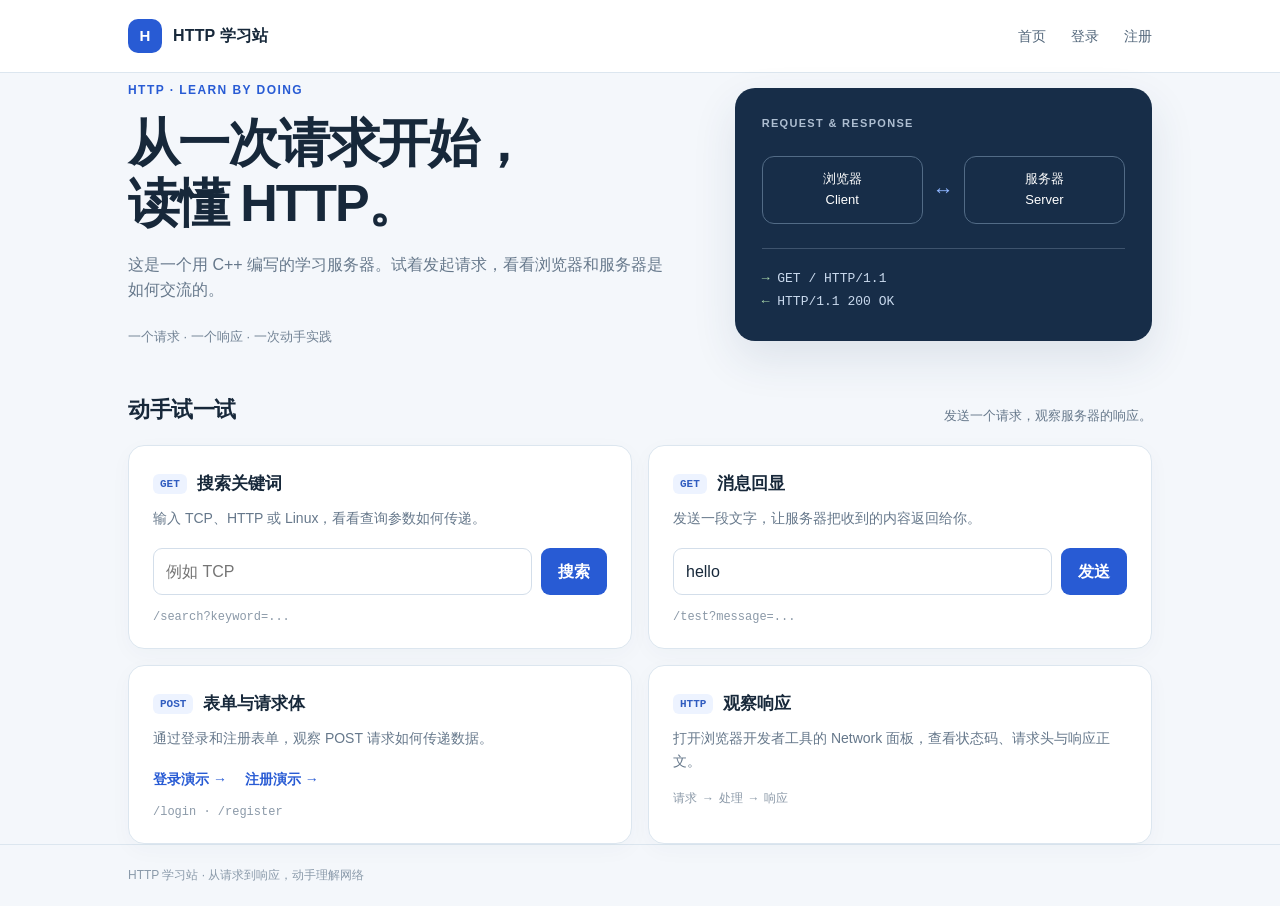
<file: 网络学习/HTTP/wwwroot/index.html>
<!DOCTYPE html>
<html lang="zh-CN">
<head>
    <meta charset="UTF-8">
    <meta name="viewport" content="width=device-width, initial-scale=1">
    <title>首页 | HTTP 学习站</title>
    <style>
:root{color-scheme:light;--ink:#17283a;--muted:#66788b;--blue:#285bd4;--border:#dce6ef;--paper:#fff;--bg:#f4f7fb}
*{box-sizing:border-box}body{margin:0;background:var(--bg);color:var(--ink);font-family:-apple-system,BlinkMacSystemFont,"Segoe UI","PingFang SC","Microsoft YaHei",sans-serif;line-height:1.6}a{color:inherit;text-decoration:none}button,input{font:inherit}
.shell{max-width:1080px;margin:auto;padding:0 28px}.top{background:#fff;border-bottom:1px solid var(--border)}.nav{height:72px;display:flex;align-items:center;justify-content:space-between;gap:20px}.brand{display:flex;align-items:center;gap:11px;font-weight:750;letter-spacing:.01em}.brand-icon{display:grid;place-items:center;width:34px;height:34px;background:#285bd4;color:white;border-radius:10px;font-size:15px}.nav-links{display:flex;gap:25px;color:#53677b;font-size:14px}.nav-links a:hover,.back:hover{color:var(--blue)}
main{padding:48px 0 72px}.eyebrow{color:var(--blue);font-size:12px;letter-spacing:.12em;font-weight:800}.hero{display:grid;grid-template-columns:1.15fr .85fr;align-items:center;gap:42px;padding:8px 0 44px}.hero h1{font-size:clamp(34px,5vw,52px);line-height:1.15;letter-spacing:-.04em;margin:14px 0 18px}.hero p{max-width:540px;color:var(--muted);margin:0;font-size:16px}.hero-note{margin-top:24px;color:#718294;font-size:13px}.diagram{background:#172d48;border-radius:20px;padding:27px;color:white;box-shadow:0 18px 45px #2643651c}.diagram-label{font-size:11px;color:#aebed1;letter-spacing:.12em;font-weight:700}.diagram-row{display:flex;align-items:center;gap:10px;margin:24px 0}.node{flex:1;text-align:center;border:1px solid #526b86;border-radius:12px;padding:12px 8px;font-size:13px}.arrow{color:#8fb5ff;font-size:21px}.diagram-code{border-top:1px solid #3e536d;padding-top:18px;color:#c9d9ed;font:13px/1.8 ui-monospace,SFMono-Regular,Consolas,monospace}.diagram-code span{color:#a8d6aa}
.section-head{display:flex;justify-content:space-between;align-items:end;gap:16px;margin:0 0 18px}.section-head h2{font-size:22px;letter-spacing:-.02em;margin:0}.section-head p{margin:0;color:var(--muted);font-size:13px}.grid{display:grid;grid-template-columns:repeat(2,minmax(0,1fr));gap:16px}.card{background:var(--paper);border:1px solid var(--border);border-radius:16px;padding:24px;box-shadow:0 6px 22px #223d5b08}.card-top{display:flex;align-items:center;gap:10px}.tag{background:#edf3ff;color:#315dc0;font:700 11px ui-monospace,monospace;border-radius:6px;padding:4px 7px}.card h3{font-size:17px;margin:0}.card p{color:var(--muted);font-size:14px;margin:10px 0 18px}.form-row{display:flex;gap:9px}input{min-width:0;width:100%;border:1px solid #d3deea;background:#fff;border-radius:9px;padding:10px 12px;color:var(--ink);outline:none}input:focus{border-color:#6390ef;box-shadow:0 0 0 3px #285bd41a}button,.button{border:0;display:inline-flex;align-items:center;justify-content:center;white-space:nowrap;background:var(--blue);color:#fff;border-radius:9px;padding:10px 17px;font-weight:650;cursor:pointer}button:hover,.button:hover{background:#204ab0}.links{display:flex;gap:18px;color:var(--blue);font-size:14px;font-weight:650}.links a:hover{text-decoration:underline}.route{color:#8b99a8;font:12px ui-monospace,monospace;margin-top:15px}
.footer{border-top:1px solid var(--border);color:#8a9aaa;font-size:12px;padding:21px 0}.center-wrap{max-width:470px;margin:24px auto 0}.back{display:inline-block;color:#718294;font-size:14px;margin-bottom:20px}.page-card{background:#fff;border:1px solid var(--border);border-radius:20px;padding:36px;box-shadow:0 12px 40px #223d5b0c}.page-card h1{font-size:29px;letter-spacing:-.03em;line-height:1.2;margin:12px 0}.page-card p{color:var(--muted);font-size:14px;margin:0 0 24px}.field{margin-bottom:16px}.field label{display:block;font-size:13px;font-weight:700;margin-bottom:7px}.full{width:100%;margin-top:6px}.page-hint{border-top:1px solid #e8eef4;margin-top:24px;padding-top:19px;color:#8190a0;font-size:13px}.page-hint a{color:var(--blue);font-weight:650}.status-num{font-size:66px;color:var(--blue);font-weight:800;line-height:1;letter-spacing:-.06em}.status-card{text-align:center;padding:48px 32px}.status-card p{margin-bottom:26px}
@media(max-width:700px){.shell{padding:0 20px}.nav{height:64px}.nav-links{gap:15px}.hero{grid-template-columns:1fr;gap:28px;padding-bottom:32px}.hero h1{font-size:36px}.grid{grid-template-columns:1fr}.section-head{display:block}.section-head p{margin-top:5px}main{padding-top:34px}.page-card{padding:28px}.diagram{padding:22px}}@media(max-width:390px){.nav-links{gap:10px;font-size:12px}.brand{font-size:14px}.form-row{flex-direction:column}.form-row button{width:100%}}
</style>
</head>
<body>
<header class="top"><div class="shell nav"><a class="brand" href="/"><span class="brand-icon">H</span><span>HTTP 学习站</span></a><nav class="nav-links" aria-label="主导航"><a href="/">首页</a><a href="/login.html">登录</a><a href="/register.html">注册</a></nav></div></header>
<main class="shell">
    <section class="hero">
        <div><div class="eyebrow">HTTP · LEARN BY DOING</div><h1>从一次请求开始，<br>读懂 HTTP。</h1><p>这是一个用 C++ 编写的学习服务器。试着发起请求，看看浏览器和服务器是如何交流的。</p><div class="hero-note">一个请求 · 一个响应 · 一次动手实践</div></div>
        <div class="diagram" aria-label="浏览器与服务器通信示意"><div class="diagram-label">REQUEST &amp; RESPONSE</div><div class="diagram-row"><div class="node">浏览器<br>Client</div><div class="arrow">↔</div><div class="node">服务器<br>Server</div></div><div class="diagram-code"><span>→</span> GET / HTTP/1.1<br><span>←</span> HTTP/1.1 200 OK</div></div>
    </section>
    <section><div class="section-head"><h2>动手试一试</h2><p>发送一个请求，观察服务器的响应。</p></div><div class="grid">
        <article class="card"><div class="card-top"><span class="tag">GET</span><h3>搜索关键词</h3></div><p>输入 TCP、HTTP 或 Linux，看看查询参数如何传递。</p><form action="/search" method="get"><div class="form-row"><input name="keyword" aria-label="搜索关键词" type="text" placeholder="例如 TCP" required><button type="submit">搜索</button></div></form><div class="route">/search?keyword=...</div></article>
        <article class="card"><div class="card-top"><span class="tag">GET</span><h3>消息回显</h3></div><p>发送一段文字，让服务器把收到的内容返回给你。</p><form action="/test" method="get"><div class="form-row"><input name="message" aria-label="测试消息" type="text" value="hello"><button type="submit">发送</button></div></form><div class="route">/test?message=...</div></article>
        <article class="card"><div class="card-top"><span class="tag">POST</span><h3>表单与请求体</h3></div><p>通过登录和注册表单，观察 POST 请求如何传递数据。</p><div class="links"><a href="/login.html">登录演示 →</a><a href="/register.html">注册演示 →</a></div><div class="route">/login · /register</div></article>
        <article class="card"><div class="card-top"><span class="tag">HTTP</span><h3>观察响应</h3></div><p>打开浏览器开发者工具的 Network 面板，查看状态码、请求头与响应正文。</p><div class="route">请求 → 处理 → 响应</div></article>
    </div></section>
</main>
<footer class="footer"><div class="shell">HTTP 学习站 · 从请求到响应，动手理解网络</div></footer>
</body>
</html>
</file>
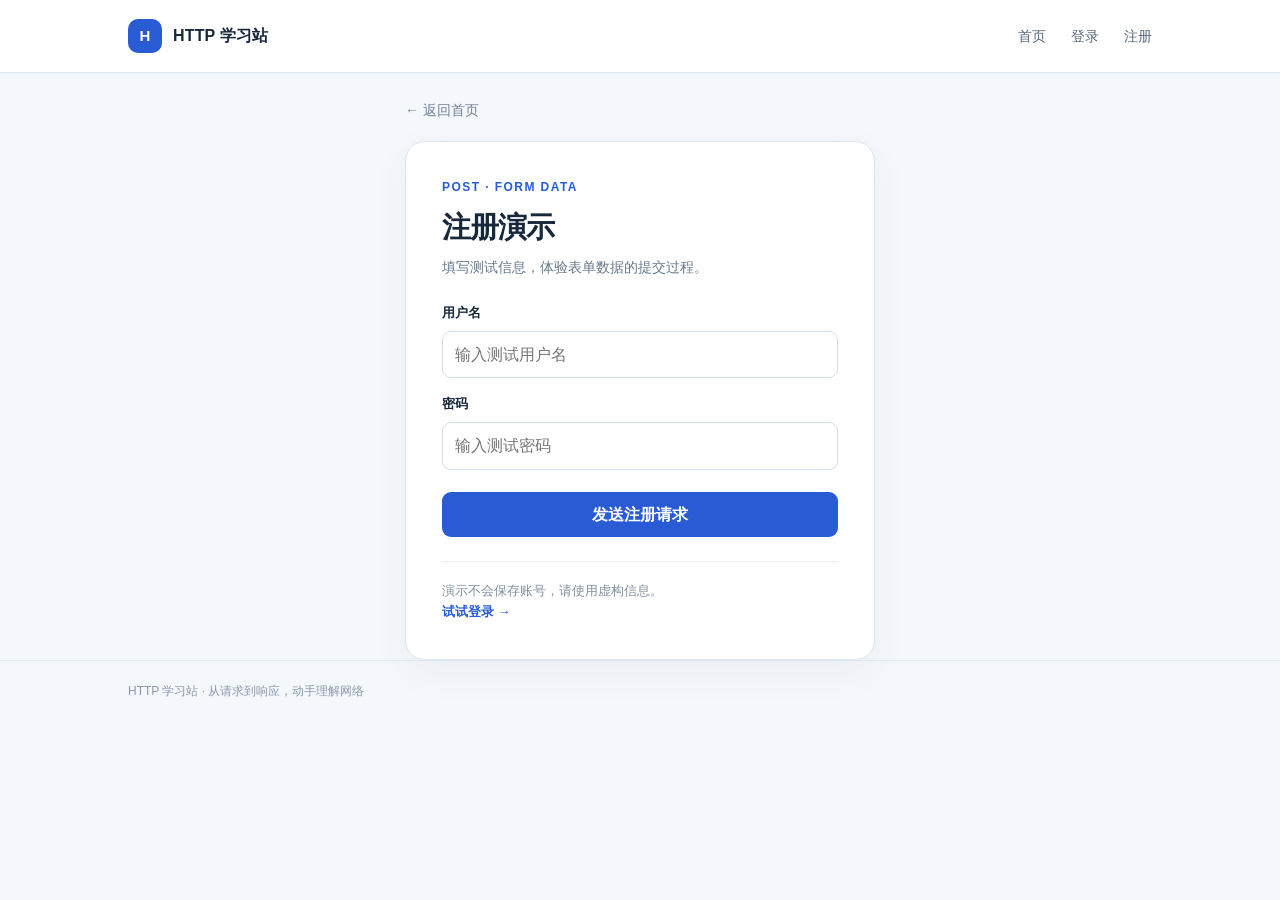
<file: 网络学习/cookie-session/wwwroot/register.html>
<!DOCTYPE html>
<html lang="zh-CN">
<head>
    <meta charset="UTF-8">
    <meta name="viewport" content="width=device-width, initial-scale=1">
    <title>注册演示 | HTTP 学习站</title>
    <style>
:root{color-scheme:light;--ink:#17283a;--muted:#66788b;--blue:#285bd4;--border:#dce6ef;--paper:#fff;--bg:#f4f7fb}
*{box-sizing:border-box}body{margin:0;background:var(--bg);color:var(--ink);font-family:-apple-system,BlinkMacSystemFont,"Segoe UI","PingFang SC","Microsoft YaHei",sans-serif;line-height:1.6}a{color:inherit;text-decoration:none}button,input{font:inherit}
.shell{max-width:1080px;margin:auto;padding:0 28px}.top{background:#fff;border-bottom:1px solid var(--border)}.nav{height:72px;display:flex;align-items:center;justify-content:space-between;gap:20px}.brand{display:flex;align-items:center;gap:11px;font-weight:750;letter-spacing:.01em}.brand-icon{display:grid;place-items:center;width:34px;height:34px;background:#285bd4;color:white;border-radius:10px;font-size:15px}.nav-links{display:flex;gap:25px;color:#53677b;font-size:14px}.nav-links a:hover,.back:hover{color:var(--blue)}
main{padding:48px 0 72px}.eyebrow{color:var(--blue);font-size:12px;letter-spacing:.12em;font-weight:800}.hero{display:grid;grid-template-columns:1.15fr .85fr;align-items:center;gap:42px;padding:8px 0 44px}.hero h1{font-size:clamp(34px,5vw,52px);line-height:1.15;letter-spacing:-.04em;margin:14px 0 18px}.hero p{max-width:540px;color:var(--muted);margin:0;font-size:16px}.hero-note{margin-top:24px;color:#718294;font-size:13px}.diagram{background:#172d48;border-radius:20px;padding:27px;color:white;box-shadow:0 18px 45px #2643651c}.diagram-label{font-size:11px;color:#aebed1;letter-spacing:.12em;font-weight:700}.diagram-row{display:flex;align-items:center;gap:10px;margin:24px 0}.node{flex:1;text-align:center;border:1px solid #526b86;border-radius:12px;padding:12px 8px;font-size:13px}.arrow{color:#8fb5ff;font-size:21px}.diagram-code{border-top:1px solid #3e536d;padding-top:18px;color:#c9d9ed;font:13px/1.8 ui-monospace,SFMono-Regular,Consolas,monospace}.diagram-code span{color:#a8d6aa}
.section-head{display:flex;justify-content:space-between;align-items:end;gap:16px;margin:0 0 18px}.section-head h2{font-size:22px;letter-spacing:-.02em;margin:0}.section-head p{margin:0;color:var(--muted);font-size:13px}.grid{display:grid;grid-template-columns:repeat(2,minmax(0,1fr));gap:16px}.card{background:var(--paper);border:1px solid var(--border);border-radius:16px;padding:24px;box-shadow:0 6px 22px #223d5b08}.card-top{display:flex;align-items:center;gap:10px}.tag{background:#edf3ff;color:#315dc0;font:700 11px ui-monospace,monospace;border-radius:6px;padding:4px 7px}.card h3{font-size:17px;margin:0}.card p{color:var(--muted);font-size:14px;margin:10px 0 18px}.form-row{display:flex;gap:9px}input{min-width:0;width:100%;border:1px solid #d3deea;background:#fff;border-radius:9px;padding:10px 12px;color:var(--ink);outline:none}input:focus{border-color:#6390ef;box-shadow:0 0 0 3px #285bd41a}button,.button{border:0;display:inline-flex;align-items:center;justify-content:center;white-space:nowrap;background:var(--blue);color:#fff;border-radius:9px;padding:10px 17px;font-weight:650;cursor:pointer}button:hover,.button:hover{background:#204ab0}.links{display:flex;gap:18px;color:var(--blue);font-size:14px;font-weight:650}.links a:hover{text-decoration:underline}.route{color:#8b99a8;font:12px ui-monospace,monospace;margin-top:15px}
.footer{border-top:1px solid var(--border);color:#8a9aaa;font-size:12px;padding:21px 0}.center-wrap{max-width:470px;margin:24px auto 0}.back{display:inline-block;color:#718294;font-size:14px;margin-bottom:20px}.page-card{background:#fff;border:1px solid var(--border);border-radius:20px;padding:36px;box-shadow:0 12px 40px #223d5b0c}.page-card h1{font-size:29px;letter-spacing:-.03em;line-height:1.2;margin:12px 0}.page-card p{color:var(--muted);font-size:14px;margin:0 0 24px}.field{margin-bottom:16px}.field label{display:block;font-size:13px;font-weight:700;margin-bottom:7px}.full{width:100%;margin-top:6px}.page-hint{border-top:1px solid #e8eef4;margin-top:24px;padding-top:19px;color:#8190a0;font-size:13px}.page-hint a{color:var(--blue);font-weight:650}.status-num{font-size:66px;color:var(--blue);font-weight:800;line-height:1;letter-spacing:-.06em}.status-card{text-align:center;padding:48px 32px}.status-card p{margin-bottom:26px}
@media(max-width:700px){.shell{padding:0 20px}.nav{height:64px}.nav-links{gap:15px}.hero{grid-template-columns:1fr;gap:28px;padding-bottom:32px}.hero h1{font-size:36px}.grid{grid-template-columns:1fr}.section-head{display:block}.section-head p{margin-top:5px}main{padding-top:34px}.page-card{padding:28px}.diagram{padding:22px}}@media(max-width:390px){.nav-links{gap:10px;font-size:12px}.brand{font-size:14px}.form-row{flex-direction:column}.form-row button{width:100%}}
</style>
</head>
<body>
<header class="top"><div class="shell nav"><a class="brand" href="/"><span class="brand-icon">H</span><span>HTTP 学习站</span></a><nav class="nav-links" aria-label="主导航"><a href="/">首页</a><a href="/login.html">登录</a><a href="/register.html">注册</a></nav></div></header>
<main class="shell"><div class="center-wrap"><a class="back" href="/">← 返回首页</a><section class="page-card"><div class="eyebrow">POST · FORM DATA</div><h1>注册演示</h1><p>填写测试信息，体验表单数据的提交过程。</p><form action="/register" method="post"><div class="field"><label for="username">用户名</label><input id="username" name="username" type="text" placeholder="输入测试用户名" required></div><div class="field"><label for="password">密码</label><input id="password" name="password" type="password" placeholder="输入测试密码" required></div><button class="full" type="submit">发送注册请求</button></form><div class="page-hint">演示不会保存账号，请使用虚构信息。<br><a href="/login.html">试试登录 →</a></div></section></div></main>
<footer class="footer"><div class="shell">HTTP 学习站 · 从请求到响应，动手理解网络</div></footer>
</body>
</html>
</file>
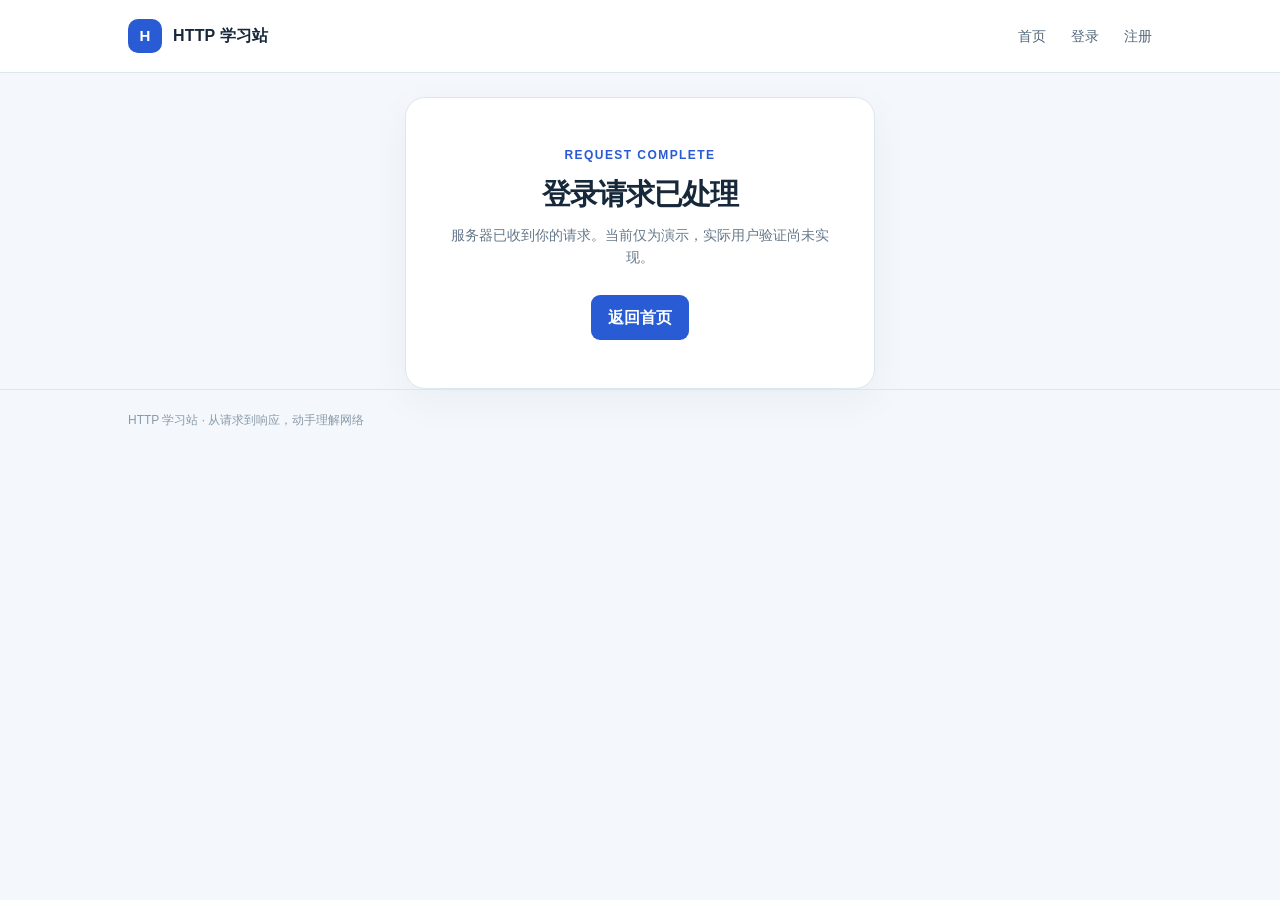
<file: 网络学习/cookie-session/wwwroot/success.html>
<!DOCTYPE html>
<html lang="zh-CN">
<head>
    <meta charset="UTF-8">
    <meta name="viewport" content="width=device-width, initial-scale=1">
    <title>登录结果 | HTTP 学习站</title>
    <style>
:root{color-scheme:light;--ink:#17283a;--muted:#66788b;--blue:#285bd4;--border:#dce6ef;--paper:#fff;--bg:#f4f7fb}
*{box-sizing:border-box}body{margin:0;background:var(--bg);color:var(--ink);font-family:-apple-system,BlinkMacSystemFont,"Segoe UI","PingFang SC","Microsoft YaHei",sans-serif;line-height:1.6}a{color:inherit;text-decoration:none}button,input{font:inherit}
.shell{max-width:1080px;margin:auto;padding:0 28px}.top{background:#fff;border-bottom:1px solid var(--border)}.nav{height:72px;display:flex;align-items:center;justify-content:space-between;gap:20px}.brand{display:flex;align-items:center;gap:11px;font-weight:750;letter-spacing:.01em}.brand-icon{display:grid;place-items:center;width:34px;height:34px;background:#285bd4;color:white;border-radius:10px;font-size:15px}.nav-links{display:flex;gap:25px;color:#53677b;font-size:14px}.nav-links a:hover,.back:hover{color:var(--blue)}
main{padding:48px 0 72px}.eyebrow{color:var(--blue);font-size:12px;letter-spacing:.12em;font-weight:800}.hero{display:grid;grid-template-columns:1.15fr .85fr;align-items:center;gap:42px;padding:8px 0 44px}.hero h1{font-size:clamp(34px,5vw,52px);line-height:1.15;letter-spacing:-.04em;margin:14px 0 18px}.hero p{max-width:540px;color:var(--muted);margin:0;font-size:16px}.hero-note{margin-top:24px;color:#718294;font-size:13px}.diagram{background:#172d48;border-radius:20px;padding:27px;color:white;box-shadow:0 18px 45px #2643651c}.diagram-label{font-size:11px;color:#aebed1;letter-spacing:.12em;font-weight:700}.diagram-row{display:flex;align-items:center;gap:10px;margin:24px 0}.node{flex:1;text-align:center;border:1px solid #526b86;border-radius:12px;padding:12px 8px;font-size:13px}.arrow{color:#8fb5ff;font-size:21px}.diagram-code{border-top:1px solid #3e536d;padding-top:18px;color:#c9d9ed;font:13px/1.8 ui-monospace,SFMono-Regular,Consolas,monospace}.diagram-code span{color:#a8d6aa}
.section-head{display:flex;justify-content:space-between;align-items:end;gap:16px;margin:0 0 18px}.section-head h2{font-size:22px;letter-spacing:-.02em;margin:0}.section-head p{margin:0;color:var(--muted);font-size:13px}.grid{display:grid;grid-template-columns:repeat(2,minmax(0,1fr));gap:16px}.card{background:var(--paper);border:1px solid var(--border);border-radius:16px;padding:24px;box-shadow:0 6px 22px #223d5b08}.card-top{display:flex;align-items:center;gap:10px}.tag{background:#edf3ff;color:#315dc0;font:700 11px ui-monospace,monospace;border-radius:6px;padding:4px 7px}.card h3{font-size:17px;margin:0}.card p{color:var(--muted);font-size:14px;margin:10px 0 18px}.form-row{display:flex;gap:9px}input{min-width:0;width:100%;border:1px solid #d3deea;background:#fff;border-radius:9px;padding:10px 12px;color:var(--ink);outline:none}input:focus{border-color:#6390ef;box-shadow:0 0 0 3px #285bd41a}button,.button{border:0;display:inline-flex;align-items:center;justify-content:center;white-space:nowrap;background:var(--blue);color:#fff;border-radius:9px;padding:10px 17px;font-weight:650;cursor:pointer}button:hover,.button:hover{background:#204ab0}.links{display:flex;gap:18px;color:var(--blue);font-size:14px;font-weight:650}.links a:hover{text-decoration:underline}.route{color:#8b99a8;font:12px ui-monospace,monospace;margin-top:15px}
.footer{border-top:1px solid var(--border);color:#8a9aaa;font-size:12px;padding:21px 0}.center-wrap{max-width:470px;margin:24px auto 0}.back{display:inline-block;color:#718294;font-size:14px;margin-bottom:20px}.page-card{background:#fff;border:1px solid var(--border);border-radius:20px;padding:36px;box-shadow:0 12px 40px #223d5b0c}.page-card h1{font-size:29px;letter-spacing:-.03em;line-height:1.2;margin:12px 0}.page-card p{color:var(--muted);font-size:14px;margin:0 0 24px}.field{margin-bottom:16px}.field label{display:block;font-size:13px;font-weight:700;margin-bottom:7px}.full{width:100%;margin-top:6px}.page-hint{border-top:1px solid #e8eef4;margin-top:24px;padding-top:19px;color:#8190a0;font-size:13px}.page-hint a{color:var(--blue);font-weight:650}.status-num{font-size:66px;color:var(--blue);font-weight:800;line-height:1;letter-spacing:-.06em}.status-card{text-align:center;padding:48px 32px}.status-card p{margin-bottom:26px}
@media(max-width:700px){.shell{padding:0 20px}.nav{height:64px}.nav-links{gap:15px}.hero{grid-template-columns:1fr;gap:28px;padding-bottom:32px}.hero h1{font-size:36px}.grid{grid-template-columns:1fr}.section-head{display:block}.section-head p{margin-top:5px}main{padding-top:34px}.page-card{padding:28px}.diagram{padding:22px}}@media(max-width:390px){.nav-links{gap:10px;font-size:12px}.brand{font-size:14px}.form-row{flex-direction:column}.form-row button{width:100%}}
</style>
</head>
<body>
<header class="top"><div class="shell nav"><a class="brand" href="/"><span class="brand-icon">H</span><span>HTTP 学习站</span></a><nav class="nav-links" aria-label="主导航"><a href="/">首页</a><a href="/login.html">登录</a><a href="/register.html">注册</a></nav></div></header>
<main class="shell"><div class="center-wrap"><section class="page-card status-card"><div class="eyebrow">REQUEST COMPLETE</div><h1>登录请求已处理</h1><p>服务器已收到你的请求。当前仅为演示，实际用户验证尚未实现。</p><a class="button" href="/">返回首页</a></section></div></main>
<footer class="footer"><div class="shell">HTTP 学习站 · 从请求到响应，动手理解网络</div></footer>
</body>
</html>
</file>
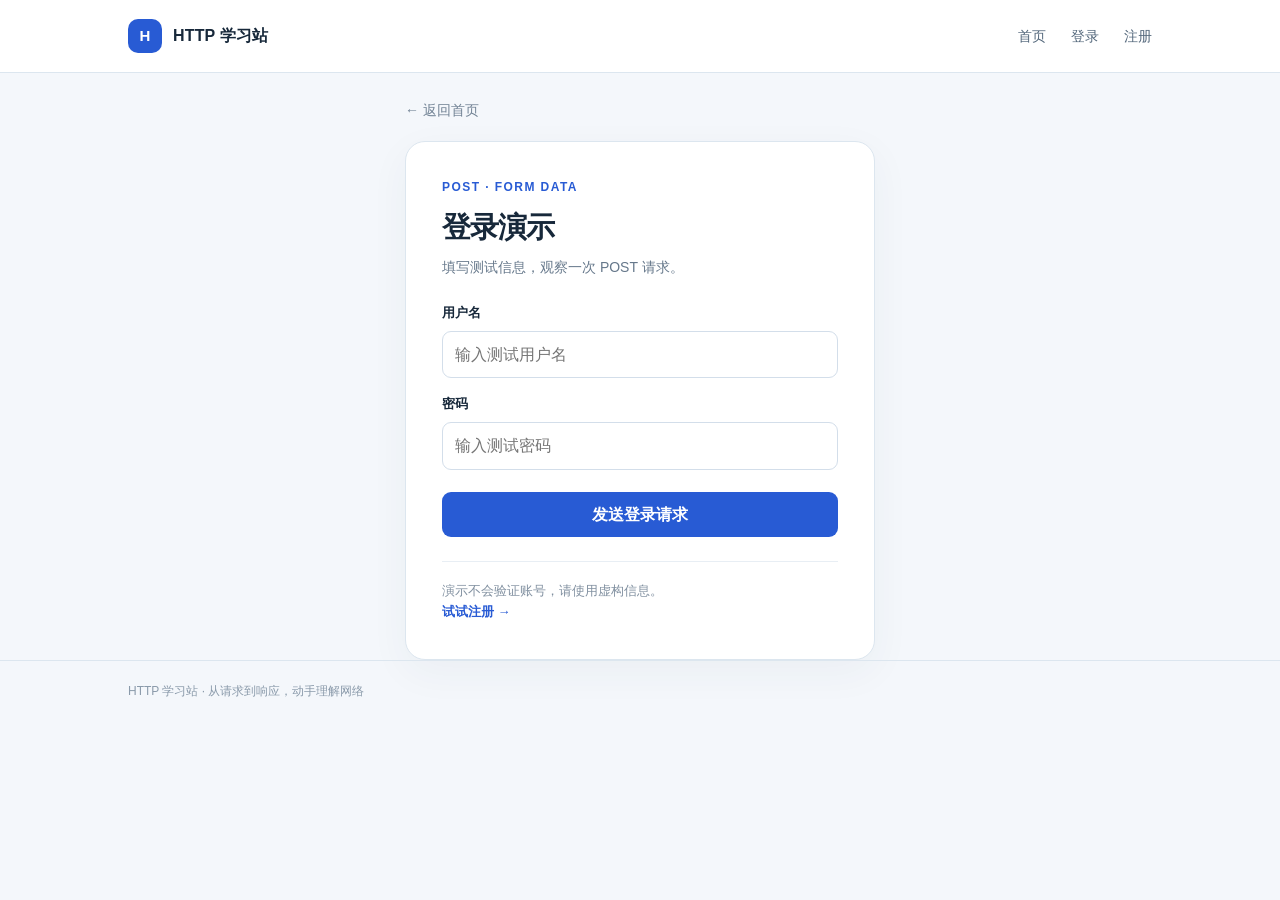
<file: 网络学习/HTTP/wwwroot/login.html>
<!DOCTYPE html>
<html lang="zh-CN">
<head>
    <meta charset="UTF-8">
    <meta name="viewport" content="width=device-width, initial-scale=1">
    <title>登录演示 | HTTP 学习站</title>
    <style>
:root{color-scheme:light;--ink:#17283a;--muted:#66788b;--blue:#285bd4;--border:#dce6ef;--paper:#fff;--bg:#f4f7fb}
*{box-sizing:border-box}body{margin:0;background:var(--bg);color:var(--ink);font-family:-apple-system,BlinkMacSystemFont,"Segoe UI","PingFang SC","Microsoft YaHei",sans-serif;line-height:1.6}a{color:inherit;text-decoration:none}button,input{font:inherit}
.shell{max-width:1080px;margin:auto;padding:0 28px}.top{background:#fff;border-bottom:1px solid var(--border)}.nav{height:72px;display:flex;align-items:center;justify-content:space-between;gap:20px}.brand{display:flex;align-items:center;gap:11px;font-weight:750;letter-spacing:.01em}.brand-icon{display:grid;place-items:center;width:34px;height:34px;background:#285bd4;color:white;border-radius:10px;font-size:15px}.nav-links{display:flex;gap:25px;color:#53677b;font-size:14px}.nav-links a:hover,.back:hover{color:var(--blue)}
main{padding:48px 0 72px}.eyebrow{color:var(--blue);font-size:12px;letter-spacing:.12em;font-weight:800}.hero{display:grid;grid-template-columns:1.15fr .85fr;align-items:center;gap:42px;padding:8px 0 44px}.hero h1{font-size:clamp(34px,5vw,52px);line-height:1.15;letter-spacing:-.04em;margin:14px 0 18px}.hero p{max-width:540px;color:var(--muted);margin:0;font-size:16px}.hero-note{margin-top:24px;color:#718294;font-size:13px}.diagram{background:#172d48;border-radius:20px;padding:27px;color:white;box-shadow:0 18px 45px #2643651c}.diagram-label{font-size:11px;color:#aebed1;letter-spacing:.12em;font-weight:700}.diagram-row{display:flex;align-items:center;gap:10px;margin:24px 0}.node{flex:1;text-align:center;border:1px solid #526b86;border-radius:12px;padding:12px 8px;font-size:13px}.arrow{color:#8fb5ff;font-size:21px}.diagram-code{border-top:1px solid #3e536d;padding-top:18px;color:#c9d9ed;font:13px/1.8 ui-monospace,SFMono-Regular,Consolas,monospace}.diagram-code span{color:#a8d6aa}
.section-head{display:flex;justify-content:space-between;align-items:end;gap:16px;margin:0 0 18px}.section-head h2{font-size:22px;letter-spacing:-.02em;margin:0}.section-head p{margin:0;color:var(--muted);font-size:13px}.grid{display:grid;grid-template-columns:repeat(2,minmax(0,1fr));gap:16px}.card{background:var(--paper);border:1px solid var(--border);border-radius:16px;padding:24px;box-shadow:0 6px 22px #223d5b08}.card-top{display:flex;align-items:center;gap:10px}.tag{background:#edf3ff;color:#315dc0;font:700 11px ui-monospace,monospace;border-radius:6px;padding:4px 7px}.card h3{font-size:17px;margin:0}.card p{color:var(--muted);font-size:14px;margin:10px 0 18px}.form-row{display:flex;gap:9px}input{min-width:0;width:100%;border:1px solid #d3deea;background:#fff;border-radius:9px;padding:10px 12px;color:var(--ink);outline:none}input:focus{border-color:#6390ef;box-shadow:0 0 0 3px #285bd41a}button,.button{border:0;display:inline-flex;align-items:center;justify-content:center;white-space:nowrap;background:var(--blue);color:#fff;border-radius:9px;padding:10px 17px;font-weight:650;cursor:pointer}button:hover,.button:hover{background:#204ab0}.links{display:flex;gap:18px;color:var(--blue);font-size:14px;font-weight:650}.links a:hover{text-decoration:underline}.route{color:#8b99a8;font:12px ui-monospace,monospace;margin-top:15px}
.footer{border-top:1px solid var(--border);color:#8a9aaa;font-size:12px;padding:21px 0}.center-wrap{max-width:470px;margin:24px auto 0}.back{display:inline-block;color:#718294;font-size:14px;margin-bottom:20px}.page-card{background:#fff;border:1px solid var(--border);border-radius:20px;padding:36px;box-shadow:0 12px 40px #223d5b0c}.page-card h1{font-size:29px;letter-spacing:-.03em;line-height:1.2;margin:12px 0}.page-card p{color:var(--muted);font-size:14px;margin:0 0 24px}.field{margin-bottom:16px}.field label{display:block;font-size:13px;font-weight:700;margin-bottom:7px}.full{width:100%;margin-top:6px}.page-hint{border-top:1px solid #e8eef4;margin-top:24px;padding-top:19px;color:#8190a0;font-size:13px}.page-hint a{color:var(--blue);font-weight:650}.status-num{font-size:66px;color:var(--blue);font-weight:800;line-height:1;letter-spacing:-.06em}.status-card{text-align:center;padding:48px 32px}.status-card p{margin-bottom:26px}
@media(max-width:700px){.shell{padding:0 20px}.nav{height:64px}.nav-links{gap:15px}.hero{grid-template-columns:1fr;gap:28px;padding-bottom:32px}.hero h1{font-size:36px}.grid{grid-template-columns:1fr}.section-head{display:block}.section-head p{margin-top:5px}main{padding-top:34px}.page-card{padding:28px}.diagram{padding:22px}}@media(max-width:390px){.nav-links{gap:10px;font-size:12px}.brand{font-size:14px}.form-row{flex-direction:column}.form-row button{width:100%}}
</style>
</head>
<body>
<header class="top"><div class="shell nav"><a class="brand" href="/"><span class="brand-icon">H</span><span>HTTP 学习站</span></a><nav class="nav-links" aria-label="主导航"><a href="/">首页</a><a href="/login.html">登录</a><a href="/register.html">注册</a></nav></div></header>
<main class="shell"><div class="center-wrap"><a class="back" href="/">← 返回首页</a><section class="page-card"><div class="eyebrow">POST · FORM DATA</div><h1>登录演示</h1><p>填写测试信息，观察一次 POST 请求。</p><form action="/login" method="post"><div class="field"><label for="username">用户名</label><input id="username" name="username" type="text" placeholder="输入测试用户名" required></div><div class="field"><label for="password">密码</label><input id="password" name="password" type="password" placeholder="输入测试密码" required></div><button class="full" type="submit">发送登录请求</button></form><div class="page-hint">演示不会验证账号，请使用虚构信息。<br><a href="/register.html">试试注册 →</a></div></section></div></main>
<footer class="footer"><div class="shell">HTTP 学习站 · 从请求到响应，动手理解网络</div></footer>
</body>
</html>
</file>
